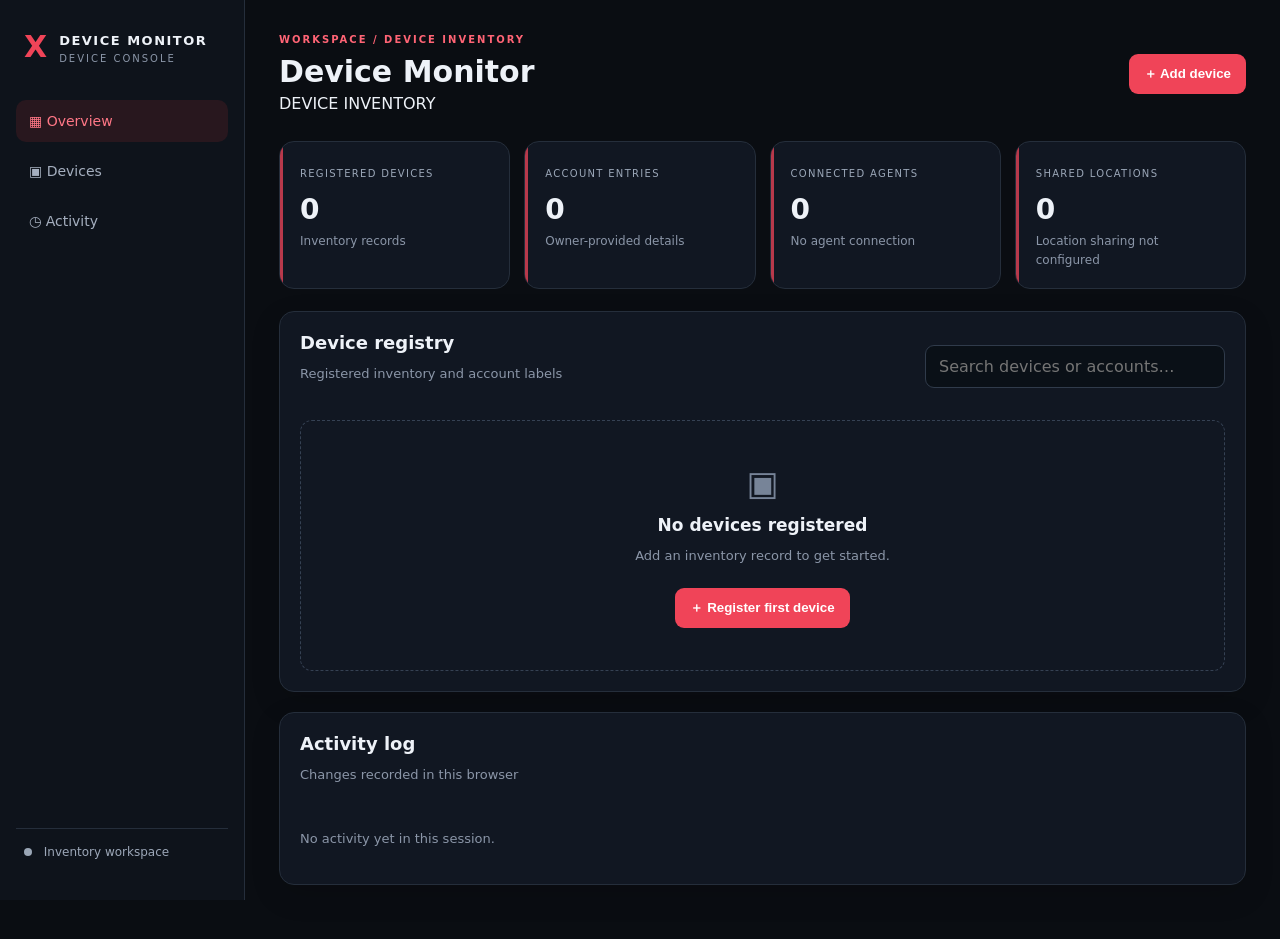
<file: device-monitor/index.html>
<!doctype html>
<html lang="en"><head><meta charset="utf-8"><meta name="viewport" content="width=device-width,initial-scale=1"><meta name="theme-color" content="#0b0e14"><title>Device Monitor | Console</title><link rel="stylesheet" href="style.css"></head>
<body><aside class="sidebar"><div class="brand"><div class="logo">X</div><div><b>DEVICE MONITOR</b><small>DEVICE CONSOLE</small></div></div><nav><a class="active" href="#overview">▦ Overview</a><a href="#devices">▣ Devices</a><a href="#events">◷ Activity</a></nav><div class="sidebarfoot"><span class="statusdot"></span> Inventory workspace</div></aside>
<main id="overview"><header><div><div class="eyebrow">WORKSPACE / DEVICE INVENTORY</div><h1>Device Monitor</h1><div class="headernote">DEVICE INVENTORY</div></div><button class="primary" id="add">＋ Add device</button></header>
<section class="stats"><article><span class="statlabel">REGISTERED DEVICES</span><strong id="count">0</strong><small>Inventory records</small></article><article><span class="statlabel">ACCOUNT ENTRIES</span><strong id="accountCount">0</strong><small>Owner-provided details</small></article><article><span class="statlabel">CONNECTED AGENTS</span><strong>0</strong><small>No agent connection</small></article><article><span class="statlabel">SHARED LOCATIONS</span><strong>0</strong><small>Location sharing not configured</small></article></section>
<section class="panel" id="devices"><div class="panelhead"><div><h2>Device registry</h2><p class="muted">Registered inventory and account labels</p></div><div class="search"><input id="search" placeholder="Search devices or accounts…" aria-label="Search devices"></div></div><div class="devicegrid" id="grid"></div><div class="empty" id="empty"><div class="emptyicon">▣</div><h3 id="emptyTitle">No devices registered</h3><p id="emptyMessage">Add an inventory record to get started.</p><button class="primary" id="emptyAdd">＋ Register first device</button></div></section>
<section class="panel" id="events"><div class="panelhead"><div><h2>Activity log</h2><p class="muted">Changes recorded in this browser</p></div></div><div id="logs" class="logs"><div class="emptylog">No activity yet.</div></div></section>
</main>
<dialog id="dlg"><form id="form"><div class="modalhead"><div><div class="eyebrow">DEVICE REGISTRY</div><h2>Register device</h2></div><button type="button" class="close" id="close" aria-label="Close">×</button></div><label>Device name<input id="label" required placeholder="e.g. Personal phone"></label><label>Model<input id="model" placeholder="Device model"></label><label>Device identifier<input id="deviceId" placeholder="Optional identifier"></label><label>Operating system<input id="platform" placeholder="Android, Windows, iOS…" required></label><label>Account entries <span class="muted">(one per line: platform | account label)</span><textarea id="accounts" placeholder="Facebook | profile name&#10;Google | email label"></textarea></label><div class="actions"><button type="button" class="secondary" id="cancel">Cancel</button><button class="primary" type="submit">Save device</button></div></form></dialog><script src="app.js"></script></body></html>
</file>
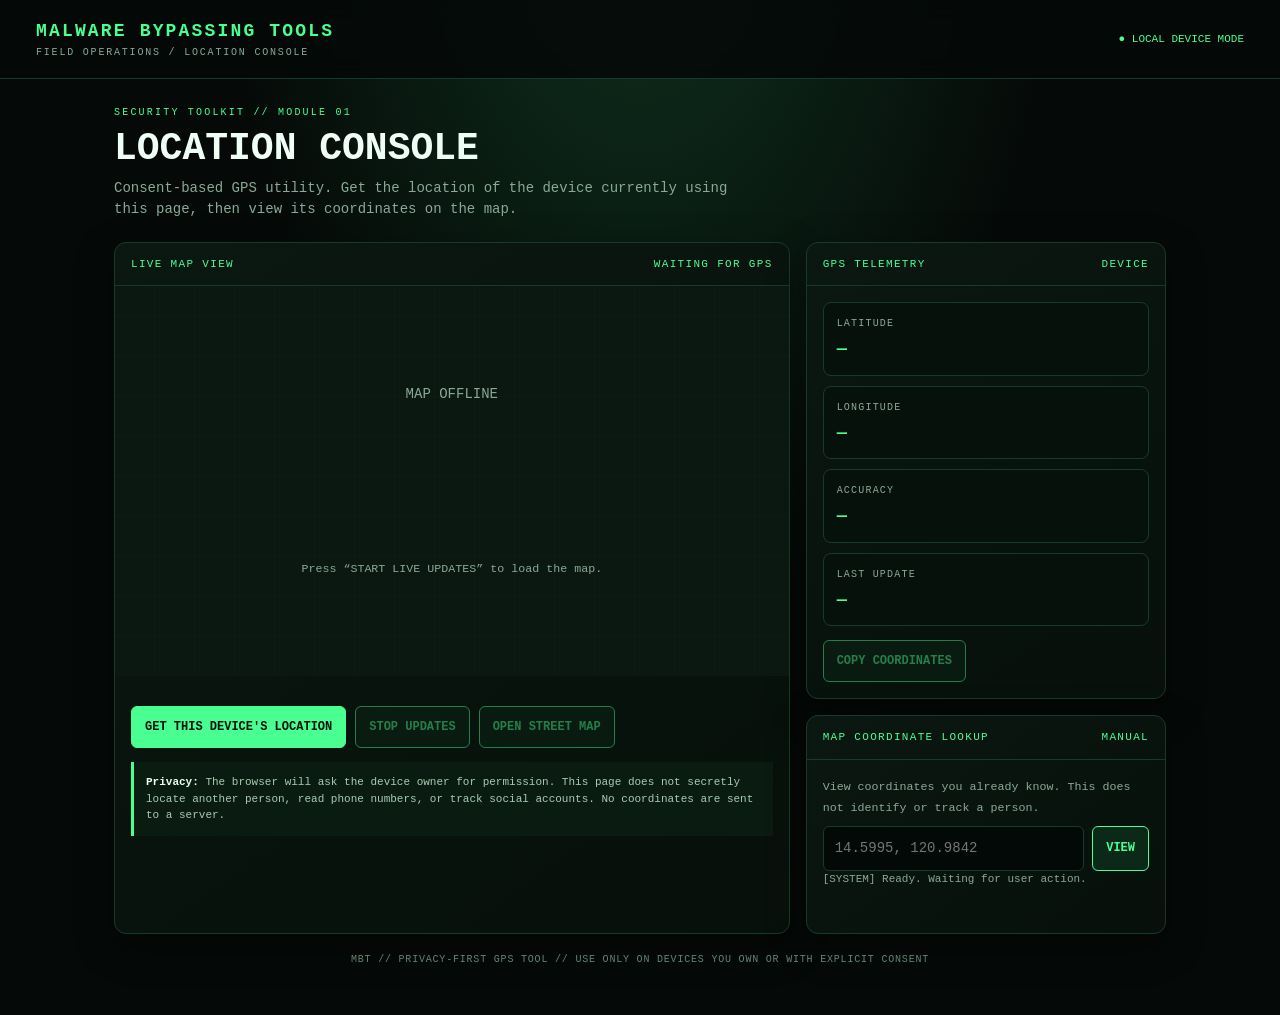
<file: panel/index.html>
<!doctype html>
<html lang="en">
<head>
<meta charset="utf-8">
<meta name="viewport" content="width=device-width,initial-scale=1,viewport-fit=cover">
<meta name="theme-color" content="#050907">
<meta name="description" content="MALWARE BYPASSING TOOLS — consent-based device location dashboard.">
<link rel="manifest" href="./manifest.webmanifest">
<title>MALWARE BYPASSING TOOLS | Location Console</title>
<style>
:root{color-scheme:dark;--bg:#050907;--panel:#0a1410;--line:#173b2a;--green:#49ff91;--muted:#8aa997;--red:#ff5e6c}
*{box-sizing:border-box}body{margin:0;background:radial-gradient(ellipse at 50% -20%,#103521 0,transparent 48%),var(--bg);color:#d8ffe6;font:14px/1.5 ui-monospace,SFMono-Regular,Menlo,monospace;min-height:100vh}
header{padding:18px clamp(16px,4vw,36px);border-bottom:1px solid var(--line);display:flex;justify-content:space-between;align-items:center;gap:14px;background:#050907dd;position:sticky;top:0;z-index:5;backdrop-filter:blur(12px)}
.brand{font-weight:900;letter-spacing:.12em;color:var(--green);font-size:clamp(13px,2vw,18px)}.sub{font-size:10px;color:var(--muted);letter-spacing:.18em}.status{color:var(--green);font-size:11px;white-space:nowrap}
main{max-width:1120px;margin:auto;padding:26px clamp(14px,4vw,34px) 48px}.hero{display:flex;justify-content:space-between;align-items:end;gap:20px;margin-bottom:22px}.eyebrow{color:var(--green);font-size:10px;letter-spacing:.22em}.hero h1{font-size:clamp(24px,4vw,38px);line-height:1.1;margin:8px 0;color:#f0fff5}.hero p{margin:8px 0 0;color:var(--muted);max-width:620px}.grid{display:grid;grid-template-columns:minmax(0,1.5fr) minmax(260px,.8fr);gap:16px}.panel{background:linear-gradient(145deg,#0b1711,#07100b);border:1px solid var(--line);border-radius:12px;overflow:hidden;box-shadow:0 12px 40px #0005}.panel-head{padding:13px 16px;border-bottom:1px solid var(--line);display:flex;justify-content:space-between;align-items:center;color:var(--green);font-size:11px;letter-spacing:.12em}.panel-body{padding:16px}.map-wrap{height:390px;background:#0b1711;position:relative}.map-wrap iframe{width:100%;height:100%;border:0;filter:grayscale(.65) invert(.88) hue-rotate(85deg) saturate(.7) contrast(.9)}.map-placeholder{position:absolute;inset:0;display:grid;place-items:center;text-align:center;padding:20px;color:var(--muted);pointer-events:none;background:repeating-linear-gradient(0deg,transparent,transparent 39px,#17412c33 40px),repeating-linear-gradient(90deg,transparent,transparent 39px,#17412c33 40px)}.map-placeholder.hidden{display:none}.metric{padding:13px;border:1px solid var(--line);border-radius:8px;background:#07110b;margin-bottom:10px}.metric small{display:block;color:var(--muted);font-size:10px;letter-spacing:.12em}.metric strong{display:block;color:var(--green);font-size:17px;margin-top:5px;overflow-wrap:anywhere}.actions{display:flex;gap:9px;flex-wrap:wrap;margin-top:14px}button{border:1px solid var(--green);background:#0c2818;color:var(--green);padding:11px 13px;border-radius:6px;font:inherit;font-size:12px;font-weight:700;cursor:pointer}button.primary{background:var(--green);color:#041108}button:disabled{opacity:.45;cursor:not-allowed}button:hover:not(:disabled){filter:brightness(1.15)}.notice{margin-top:14px;padding:12px;border-left:3px solid var(--green);background:#0a1c11;color:#a9cbb5;font-size:11px}.notice strong{color:#eafff0}.field{display:flex;gap:8px;margin-top:8px}.field input{width:100%;min-width:0;background:#030906;border:1px solid var(--line);border-radius:6px;color:#eafff0;padding:11px;font:inherit}.field input:focus{outline:1px solid var(--green)}.log{font-size:11px;color:var(--muted);min-height:46px;white-space:pre-wrap}.log .ok{color:var(--green)}.log .err{color:var(--red)}footer{margin-top:18px;color:#648472;font-size:10px;text-align:center;letter-spacing:.08em}
@media(max-width:760px){.grid{grid-template-columns:1fr}.hero{display:block}.map-wrap{height:320px}header{align-items:flex-start;flex-direction:column;gap:5px}.status{white-space:normal}}
</style>
</head>
<body>
<header><div><div class="brand">MALWARE BYPASSING TOOLS</div><div class="sub">FIELD OPERATIONS / LOCATION CONSOLE</div></div><div class="status">● LOCAL DEVICE MODE</div></header>
<main>
<section class="hero"><div><div class="eyebrow">SECURITY TOOLKIT // MODULE 01</div><h1>LOCATION CONSOLE</h1><p>Consent-based GPS utility. Get the location of the device currently using this page, then view its coordinates on the map.</p></div></section>
<div class="grid">
<section class="panel"><div class="panel-head"><span>LIVE MAP VIEW</span><span id="mapState">WAITING FOR GPS</span></div><div class="map-wrap"><iframe id="map" title="OpenStreetMap view" loading="lazy" referrerpolicy="no-referrer" src="about:blank"></iframe><div class="map-placeholder" id="mapPlaceholder">MAP OFFLINE<br><small>Press “START LIVE UPDATES” to load the map.</small></div></div><div class="panel-body"><div class="actions"><button class="primary" id="locate">GET THIS DEVICE'S LOCATION</button><button id="stop" disabled>STOP UPDATES</button><button id="openMap" disabled>OPEN STREET MAP</button></div><div class="notice"><strong>Privacy:</strong> The browser will ask the device owner for permission. This page does not secretly locate another person, read phone numbers, or track social accounts. No coordinates are sent to a server.</div></div></section>
<aside>
<section class="panel"><div class="panel-head"><span>GPS TELEMETRY</span><span>DEVICE</span></div><div class="panel-body">
<div class="metric"><small>LATITUDE</small><strong id="lat">—</strong></div><div class="metric"><small>LONGITUDE</small><strong id="lon">—</strong></div><div class="metric"><small>ACCURACY</small><strong id="accuracy">—</strong></div><div class="metric"><small>LAST UPDATE</small><strong id="updated">—</strong></div>
<div class="actions"><button id="copy" disabled>COPY COORDINATES</button></div>
</div></section>
<section class="panel" style="margin-top:16px"><div class="panel-head"><span>MAP COORDINATE LOOKUP</span><span>MANUAL</span></div><div class="panel-body"><small style="color:var(--muted)">View coordinates you already know. This does not identify or track a person.</small><div class="field"><input id="manual" placeholder="14.5995, 120.9842" inputmode="decimal"><button id="showManual">VIEW</button></div><div class="log" id="log" aria-live="polite">[SYSTEM] Ready. Waiting for user action.</div></div></section>
</aside></div>
<footer>MBT // PRIVACY-FIRST GPS TOOL // USE ONLY ON DEVICES YOU OWN OR WITH EXPLICIT CONSENT</footer>
</main>
<script>
if('serviceWorker' in navigator && location.protocol==='https:'){navigator.serviceWorker.register('./sw.js').catch(()=>{});
(()=>{const $=id=>document.getElementById(id);let watchId=null,last=null;
function log(msg,kind=''){ $('log').innerHTML='<span class="'+kind+'">[SYSTEM] '+msg.replace(/[&<>"]/g,c=>({'&':'&amp;','<':'&lt;','>':'&gt;','"':'&quot;'}[c]))+'</span>'; }
function render(lat,lon,accuracy){last={lat,lon,accuracy};$('lat').textContent=lat.toFixed(6);$('lon').textContent=lon.toFixed(6);$('accuracy').textContent=Math.round(accuracy)+' m';$('updated').textContent=new Date().toLocaleTimeString();$('map').src='https://www.openstreetmap.org/export/embed.html?bbox='+(lon-.012)+'%2C'+(lat-.008)+'%2C'+(lon+.012)+'%2C'+(lat+.008)+'&layer=mapnik&marker='+lat+'%2C'+lon;$('mapPlaceholder').classList.add('hidden');$('mapState').textContent='GPS POSITION LOADED';$('copy').disabled=false;$('openMap').disabled=false;}
function fail(e){const messages={1:'Location permission denied. Allow location access in browser settings.',2:'Position unavailable. Check GPS and network.',3:'Location request timed out.'};log(messages[e.code]||'Unable to get location.','err');$('mapState').textContent='GPS UNAVAILABLE';}
$('locate').addEventListener('click',()=>{if(!('geolocation'in navigator)){log('Geolocation is not supported by this browser.','err');return;}if(!window.isSecureContext){log('GPS requires HTTPS or localhost. Open this page over HTTPS.','err');return;}$('locate').disabled=true;log('Requesting permission from this device owner…');watchId=navigator.geolocation.watchPosition(p=>{render(p.coords.latitude,p.coords.longitude,p.coords.accuracy);$('locate').disabled=true;$('stop').disabled=false;log('Device location updated. No server upload.','ok');},e=>{$('locate').disabled=false;$('stop').disabled=true;fail(e);},{enableHighAccuracy:true,timeout:20000,maximumAge:0});});
$('stop').addEventListener('click',()=>{if(watchId!==null)navigator.geolocation.clearWatch(watchId);watchId=null;$('stop').disabled=true;log('Continuous updates stopped.');});
$('copy').addEventListener('click',async()=>{if(!last)return;const s=last.lat.toFixed(6)+', '+last.lon.toFixed(6);try{await navigator.clipboard.writeText(s);log('Coordinates copied: '+s,'ok');}catch{log('Clipboard unavailable. Coordinates are shown above.','err');}});
$('openMap').addEventListener('click',()=>{if(last)window.open('https://www.openstreetmap.org/?mlat='+last.lat+'&mlon='+last.lon+'#map=17/'+last.lat+'/'+last.lon,'_blank','noopener');});
$('showManual').addEventListener('click',()=>{const m=$('manual').value.trim().split(/[ ,]+/).map(Number);if(m.length!==2||!m.every(Number.isFinite)||Math.abs(m[0])>90||Math.abs(m[1])>180){log('Enter valid latitude, longitude.','err');return;}const [lat,lon]=m;render(lat,lon,0);$('accuracy').textContent='MANUAL COORDINATE';$('updated').textContent='NOT A LIVE GPS FIX';log('Showing the coordinates you entered; no person is being tracked.','ok');});
})();
</script>
</body></html>
</file>
<file: device-monitor/style.css>
:root{--bg:#0a0d12;--panel:#111722;--panel2:#0e131b;--line:#252e3b;--muted:#8b96a8;--red:#f04458;--text:#eef2f8}*{box-sizing:border-box}body{margin:0;background:var(--bg);color:var(--text);font-family:Inter,system-ui,Segoe UI,Arial;display:flex;min-height:100vh}.sidebar{width:245px;position:fixed;inset:0 auto 0 0;background:#0e131b;border-right:1px solid var(--line);padding:25px 16px;display:flex;flex-direction:column}.brand{display:flex;gap:12px;align-items:center;margin:4px 8px 36px}.logo{font-size:30px;color:var(--red);font-weight:900}.brand b{font-size:13px;letter-spacing:1.5px}.brand small{display:block;color:var(--muted);font-size:10px;letter-spacing:2px;margin-top:4px}nav{display:grid;gap:8px}nav a{text-decoration:none;color:#a5afbf;padding:13px;border-radius:10px;font-size:14px}nav a.active,nav a:hover{background:#28171e;color:#ff7786}.sidebarfoot{margin-top:auto;border-top:1px solid var(--line);padding:16px 8px;color:#9ca7b8;font-size:12px}.statusdot{display:inline-block;width:8px;height:8px;background:#9aa6b6;border-radius:50%;margin-right:8px}main{margin-left:245px;width:calc(100% - 245px);padding:34px;max-width:1550px}header,.panelhead{display:flex;align-items:center;justify-content:space-between;gap:18px}header{margin-bottom:28px}.eyebrow{font-size:10px;letter-spacing:2px;color:#ff6475;font-weight:700}h1{font-size:30px;margin:9px 0 5px}h2{font-size:18px;margin:0 0 6px}h3{margin:0 0 8px;font-size:17px}.muted{font-size:13px;color:var(--muted)}button{border:0;border-radius:9px;padding:11px 15px;font-weight:700;cursor:pointer}.primary{background:var(--red);color:white}.primary:hover{background:#ff596d}.secondary{background:#283241;color:#e6ebf2}.stats{display:grid;grid-template-columns:repeat(4,1fr);gap:14px;margin-bottom:22px}.stats article,.panel{background:var(--panel);border:1px solid var(--line);border-radius:15px;padding:20px}.statlabel{font-size:10px;letter-spacing:1.3px;color:#9ba7b8}.stats strong{display:block;font-size:28px;margin:12px 0 4px}.stats small{font-size:12px;color:var(--muted)}.panel{margin-bottom:20px}.panelhead{margin-bottom:18px}.search input{width:min(300px,50vw);padding:11px 13px}.devicegrid{display:grid;grid-template-columns:repeat(2,minmax(0,1fr));gap:15px}.device{border:1px solid var(--line);background:var(--panel2);border-radius:13px;padding:18px}.devicehead{display:flex;justify-content:space-between;align-items:center;margin-bottom:14px}.deviceicon{width:44px;height:44px;display:grid;place-items:center;background:#29171e;color:#ff7584;border-radius:12px;font-size:22px}.badge{border:1px solid #3a4555;color:#aab6c7;background:#1a2330;border-radius:99px;padding:6px 10px;font-size:11px}.device-id{font:11px monospace;color:#8290a3;margin:0 0 14px}.info{display:grid;grid-template-columns:1fr 1fr;gap:10px;margin:14px 0}.info>div{padding:12px;border:1px solid var(--line);border-radius:10px;background:#141c27}.info small{display:block;font-size:10px;color:#8491a4;letter-spacing:1px;margin-bottom:6px}.info b{font-size:12px;word-break:break-word}.accounts{border:1px solid var(--line);border-radius:10px;padding:13px;margin:12px 0}.accounthead{display:flex;justify-content:space-between;color:#dce3ed;font-size:13px;margin-bottom:10px}.accounthead span{color:var(--muted)}.accountrow{display:flex;gap:12px;padding:10px 0;border-top:1px solid var(--line);font-size:12px;word-break:break-word}.platform{min-width:100px;color:#ff8593;font-weight:700}.emptyaccounts{color:var(--muted);font-size:12px}.cardfoot{border-top:1px solid var(--line);padding-top:12px;display:flex;justify-content:space-between;align-items:center;font-size:11px;color:var(--muted)}.delete{padding:7px 10px;background:#342027;color:#ff8795}.empty{text-align:center;padding:42px 15px;display:none}.emptyicon{font-size:34px;color:#778498;margin-bottom:12px}.empty p{color:var(--muted);font-size:13px}.logs{display:grid}.logrow{display:flex;gap:12px;padding:14px 0;border-top:1px solid var(--line);align-items:flex-start}.logrow b{font-size:13px}.logrow small{display:block;color:var(--muted);margin-top:5px}.emptylog{padding:18px 0;color:var(--muted);font-size:13px}.footnote p{color:#a4afbf;line-height:1.7;font-size:13px}dialog{width:min(520px,94vw);background:var(--panel);color:var(--text);border:1px solid #364153;border-radius:16px;padding:24px}dialog::backdrop{background:#000b}.modalhead{display:flex;justify-content:space-between;align-items:center}.close{background:transparent;color:#aab5c6;font-size:24px;padding:4px}label{display:block;margin:16px 0;font-size:13px;color:#bdc7d6}label .muted{font-size:11px}input,textarea{display:block;width:100%;margin-top:7px;background:#0a1017;border:1px solid #303b4b;border-radius:9px;padding:12px;color:white;font:inherit}textarea{min-height:105px;resize:vertical}.actions{display:flex;justify-content:flex-end;gap:10px;margin-top:20px}@media(max-width:1000px){.sidebar{width:200px}main{margin-left:200px;width:calc(100% - 200px);padding:24px}.stats{grid-template-columns:repeat(2,1fr)}}@media(max-width:650px){body{display:block}.sidebar{position:relative;width:100%;min-height:auto;padding:14px}.brand{margin:0 8px 14px}nav{display:flex;overflow:auto}.sidebarfoot{display:none}main{margin:0;width:100%;padding:18px}header{align-items:flex-start;flex-direction:column}.stats{gap:10px}.stats article{padding:14px}.devicegrid{grid-template-columns:1fr}.panelhead{align-items:flex-start;flex-direction:column}.search input{width:100%}.info{grid-template-columns:1fr 1fr}}\n/* Refined layout and interaction styling */\n.headernote{display:inline-flex;border:1px solid #293443;border-radius:999px;padding:7px 10px;color:#aab6c7;font-size:10px;letter-spacing:1.2px;margin-top:10px}.stats article{position:relative;overflow:hidden;transition:transform .18s,border-color .18s}.stats article:hover{transform:translateY(-2px);border-color:#465469}.stats article:before{content:'';position:absolute;left:0;top:0;width:3px;height:100%;background:var(--red);opacity:.75}.panel{box-shadow:0 10px 30px #0002}.device{transition:border-color .2s,transform .2s}.device:hover{border-color:#435165;transform:translateY(-1px)}.empty{border:1px dashed #354153;border-radius:12px;margin-top:8px}.empty button{margin-top:12px}.search input:focus,input:focus,textarea:focus{outline:2px solid #f0445844;border-color:var(--red)}.badge{white-space:nowrap}.accountrow{align-items:flex-start}.platform{overflow-wrap:anywhere}.cardfoot button:hover{background:#4a2633}nav a{transition:background .15s,color .15s}button{transition:filter .15s,transform .15s}button:active{transform:scale(.98)}@media(max-width:650px){.headernote{margin-top:0}.empty{padding:30px 12px}}
</file>
